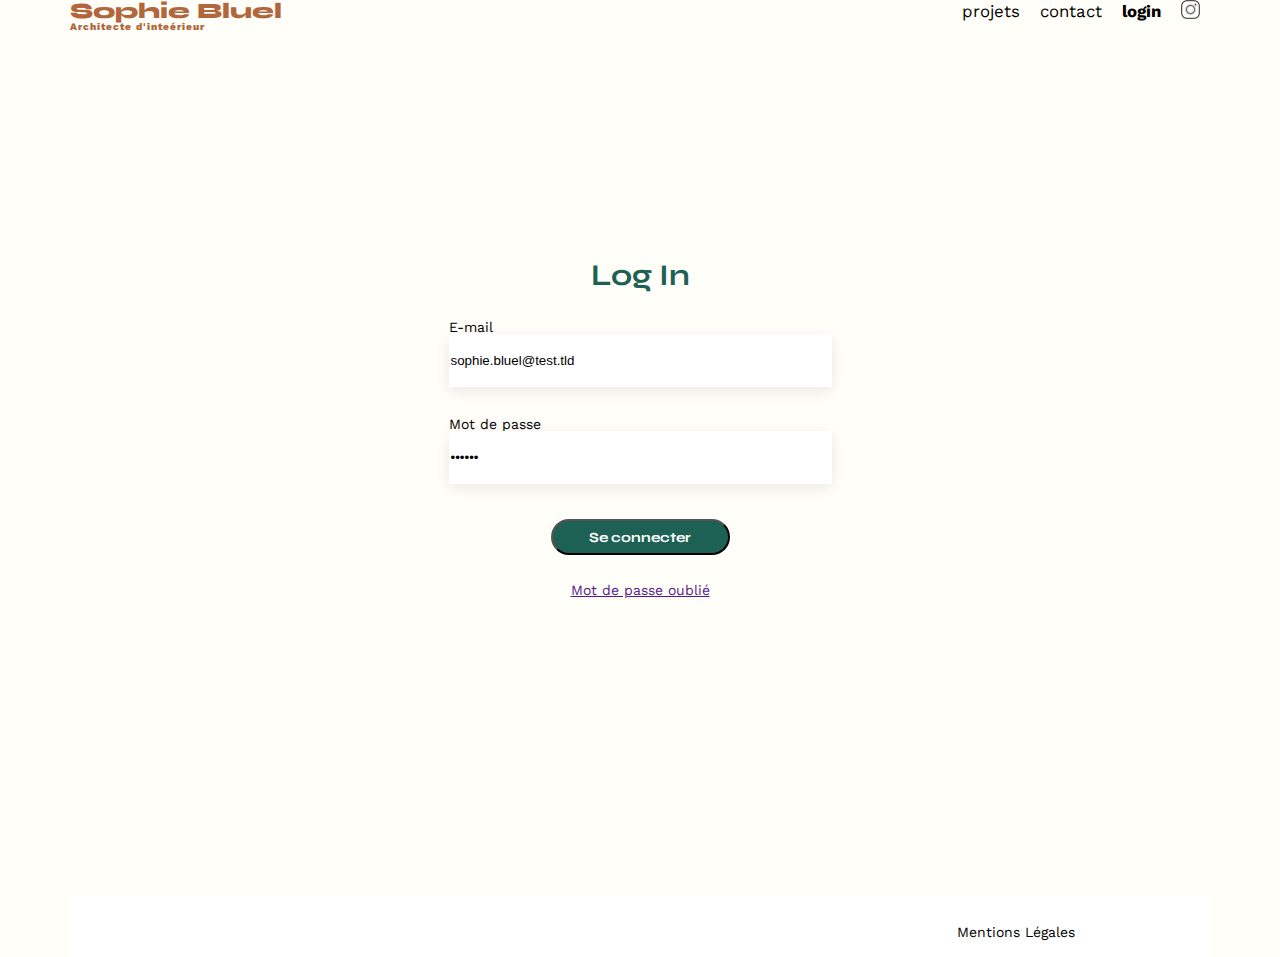
<file: FrontEnd/login.html>
<!DOCTYPE html>
<html lang="fr">
  <head>
    <meta charset="UTF-8" />
    <title>Sophie Bluel - Architecte d'intérieur</title>
    <meta name="viewport" content="width=device-width, initial-scale=1.0" />
    <link rel="preconnect" href="https://fonts.googleapis.com" />
    <link rel="preconnect" href="https://fonts.gstatic.com" crossorigin />
    <link
      href="https://fonts.googleapis.com/css2?family=Syne:wght@700;800&family=Work+Sans&display=swap"
      rel="stylesheet"
    />
    <meta name="description" content="" />
    <link rel="stylesheet" href="./assets/style.css" />
    <script type="module" src="login.js"></script>
  </head>
  <body>
    <header>
      <div>
        <h1>Sophie Bluel <span>Architecte d'inteérieur</span></h1>
        <nav>
          <ul>
            <a href="index.html" class="headerlink">projets</a>
            <a href="" class="headerlink">contact</a>
            <a href="login.html" class="headerlink" style="font-weight: bold">login</a>
            <a href="https://www.instagram.com/" class="headerlink"
              ><img src="./assets/icons/instagram.png" alt="Instagram"
            /></a>
          </ul>
        </nav>
      </div>
    </header>

    <main>
      <div class="formcontainer">
        <h2 class="hlogin">Log In</h2>
        <form action="#" method="post" class="loginform">
          <label for="name">E-mail</label>
          <input type="text" name="name" id="mail" class="input" value="sophie.bluel@test.tld" />
          <label for="email">Mot de passe</label>
          <input type="password" name="email" id="password" value="S0phie" />
          <input type="submit" id="login" value="Se connecter" />
          <a href="" class="forgotpassword">Mot de passe oublié</a>
        </form>
      </div>
    </main>

    <footer>
      <nav>
        <ul>
          <li>Mentions Légales</li>
        </ul>
      </nav>
    </footer>
  </body>
</html>
</file>
<file: FrontEnd/assets/style.css>
/* http://meyerweb.com/eric/tools/css/reset/
   v2.0 | 20110126
   License: none (public domain)
*/

html,
body,
div,
span,
applet,
object,
iframe,
h1,
h2,
h3,
h4,
h5,
h6,
p,
blockquote,
pre,
a,
abbr,
acronym,
address,
big,
cite,
code,
del,
dfn,
em,
img,
ins,
kbd,
q,
s,
samp,
small,
strike,
strong,
sub,
sup,
tt,
var,
b,
u,
i,
center,
dl,
dt,
dd,
ol,
ul,
li,
fieldset,
form,
label,
legend,
table,
caption,
tbody,
tfoot,
thead,
tr,
th,
td,
article,
aside,
canvas,
details,
embed,
figure,
figcaption,
footer,
header,
hgroup,
menu,
nav,
output,
ruby,
section,
summary,
time,
mark,
audio,
video {
  margin: 0;
  padding: 0;
  border: 0;
  font-size: 100%;
  font: inherit;
  vertical-align: baseline;
}
/* HTML5 display-role reset for older browsers */
article,
aside,
details,
figcaption,
figure,
footer,
header,
hgroup,
menu,
nav,
section {
  display: block;
}
body {
  line-height: 1;
  background: #fffef8;
}

ol,
ul {
  list-style: none;
}
blockquote,
q {
  quotes: none;
}
blockquote:before,
blockquote:after,
q:before,
q:after {
  content: "";
  content: none;
}
table {
  border-collapse: collapse;
  border-spacing: 0;
}
/** end reset css**/
body {
  max-width: 1140px;
  margin: auto;
  font-family: "Work Sans";
  font-size: 14px;
}
header {
  display: flex;
  justify-content: space-between;
  flex-direction: column-reverse;
}
header div {
  display: flex;
  justify-content: space-between;
}
button {
  cursor: pointer;
}

.editmode {
  display: flex;
  color: white;
  /* position: absolute; */
  top: 0px;
  width: 100%;
  height: 59px;
  padding: 10px 0;
  margin-bottom: 30px;
  justify-content: center;
  align-items: center;
  gap: 20px;
  background-color: black;
}

.editmode span {
  display: flex;
  flex-direction: row-reverse;
  gap: 10px;
}

.editmode button {
  border-radius: 60px;
  border: none;
  width: 216px;
  height: 38px;
}

section {
  margin: 50px 0;
}

h1 {
  display: flex;
  flex-direction: column;
  font-family: "Syne";
  font-size: 22px;
  font-weight: 800;
  color: #b1663c;
}

h1 > span {
  font-family: "Work Sans";
  font-size: 10px;
  letter-spacing: 0.1em;
}

h2 {
  font-family: "Syne";
  font-weight: 700;
  font-size: 30px;
  color: #1d6154;
}
nav ul {
  display: flex;
  align-items: center;
  list-style-type: none;
}

.headerlink {
  text-decoration: none;
  padding: 0 10px;
  font-size: 1.2em;
  color: black;
}

.headerlink img {
  height: 19px;
}

.headerlink:visited {
  color: black;
}

.headerlink:hover {
  color: #b1663c;
}

#introduction {
  display: flex;
}
#introduction figure {
  flex: 1;
}
#introduction img {
  display: block;
  margin: auto;
  width: 80%;
}

#introduction article {
  flex: 1;
  margin-top: 50px;
}
#introduction h2 {
  margin-bottom: 1em;
}

#introduction p {
  margin-bottom: 0.5em;
  width: 404px;
  line-height: 16.42px;
}
#portfolio h2 {
  text-align: center;
  margin-bottom: 1em;
}

/* style button modifier */

.editbuttons {
  margin-top: 10px;
  margin-left: 57px;
  border: none;
  background-color: #fffef8;
}
.editbuttons span {
  margin-right: 5px;
}

.editbuttonsgallery {
  border: none;
  background-color: #fffef8;
}
.editbuttonsgallery span {
  margin-right: 5px;
}

/* gestion filters */
.filters {
  display: flex;
  margin-top: 46px;
  justify-content: center;
}
.filters button {
  height: 37px;
  margin-right: 10px;
  margin-bottom: 51px;
  padding-left: 15px;
  padding-right: 15px;
  min-width: 100px;
  border-radius: 60px;
  font-size: 16px;
  border: 1px solid #1d6154;
  background-color: white;
  font-weight: 700;
  cursor: pointer;
  font-family: "Syne";
  color: #1d6154;
}

.filters button:hover {
  background-color: #ddd;
}

.buttonfilters-active {
  background-color: #1d6154 !important ;
  color: white !important;
}

.gallery {
  width: 100%;
  display: grid;
  grid-template-columns: 1fr 1fr 1fr;
  grid-column-gap: 20px;
  grid-row-gap: 20px;
}

.gallery img {
  width: 100%;
}
#contact {
  width: 50%;
  margin: auto;
}
#contact > * {
  text-align: center;
}
#contact h2 {
  margin-bottom: 20px;
}
#contact form {
  text-align: left;
  margin-top: 30px;
  display: flex;
  flex-direction: column;
}

#contact input {
  height: 50px;
  font-size: 1.2em;
  border: none;
  box-shadow: 0px 4px 14px rgba(0, 0, 0, 0.09);
}
#contact label {
  margin: 2em 0 1em 0;
}
#contact textarea {
  border: none;
  box-shadow: 0px 4px 14px rgba(0, 0, 0, 0.09);
}

input[type="submit"] {
  font-family: "Syne";
  font-weight: 700;
  color: white;
  background-color: #1d6154;
  margin: 2em auto;
  width: 180px;
  text-align: center;
  border-radius: 60px;
}

footer nav ul {
  display: flex;
  justify-content: flex-end;
  margin: 2em;
}
footer {
  background-color: white;
  height: 60px;
  display: flex;
  justify-content: flex-end;
  padding-right: 107px;
}

/* css for log in */

.formcontainer {
  display: flex;
  justify-content: center;
  flex-direction: column;
}
.hlogin {
  display: flex;
  position: relative;
  justify-content: center;
  margin: auto;
  margin-top: 20%;
  margin-bottom: 30px;
}
.loginform {
  display: flex;
  position: relative;
  flex-direction: column;
  margin: auto;
  margin-bottom: 300px;
}

.loginform label {
  display: flex;
  justify-content: center;
}

input[type="password"],
input[type="text"] {
  width: 379px;
  height: 51px;
  box-shadow: 0px 4px 14px rgba(0, 0, 0, 0.09);
  background: #fff;
  border: none;
}

.loginform input[type="password"],
input[type="text"] {
  margin-bottom: 30px;
}
.loginform input[type="submit"] {
  width: 179px;
  height: 36px;
  font-size: 14px;
  margin-top: 5px;
}

.loginform a {
  display: flex;
  justify-content: center;
}

.loginform label {
  display: flex;
  justify-content: flex-start;
}

/* gestion edit window*/

.editgallery {
  position: fixed;
  display: inline-flex;
  background-color: rgba(0, 0, 0, 0.65);
  width: 100%;
  min-height: 100%;
  top: 0;
  left: 0;
}

.gallerydiv {
  background-color: white;
  height: 731px;
  width: 630px;
  display: flex;
  flex-direction: column;
  align-items: center;
  position: relative;
  margin: auto;
}

.gallerydiv h2 {
  color: black;
  font-weight: 400;
  margin-bottom: 50px;
}

.closeedit {
  height: 30px;
  width: 30px;
  border: none;
  background-color: white;
  font-weight: 700;
}

.buttonadd {
  background-color: #1d6154;
  width: 237px;
  height: 36px;
  border-radius: 60px;
  border: none;
  color: white;
  font-weight: 700;
  margin-top: 20px;
}

.buttonsuppr {
  background-color: white;
  border: none;
  width: 230px;
  height: 36px;
  color: red;
  margin-top: 10px;
}

.gallerymini {
  display: grid;
  grid-template-columns: 78px 78px 78px 78px 78px;
  grid-column-gap: 6px;
  height: 55%;
  background-color: white;
  justify-content: center;
  border-bottom: solid #b3b3b3;
  margin-bottom: 20px;
}

.headeredit {
  display: flex;
  width: 100%;
  height: 5%;
  padding-top: 15px;
  padding-right: 25px;
  justify-content: flex-end;
}

.gallerymini figure {
  width: 78px;
  position: relative;
}
.gallerymini img {
  width: 78px;
}

.gallerymini figcaption {
  width: 78px;
}

.gallerymini figure button {
  width: 17px;
  height: 17px;
  border: none;
  padding: 0;
  background-color: black;
  position: absolute;
  top: 5px;
  right: 5px;
  border-radius: 2px;
}

.gallerymini figure button span {
  color: white;
  font-size: 10px;
}

/* form style */

.gallerydiv form {
  display: flex;
  flex-direction: column;
}

.gallerydiv h2 {
  margin-top: 50px;
}

.backarrow {
  position: absolute;
  left: 0;
  margin: 30px 0 0 30px;
  background-color: white;
  border: none;
  font-size: 20px;
}

input[type="file"] {
  display: none;
}

.imagelabel {
  display: flex;
  justify-content: center;
  align-items: center;
  flex-direction: column;
  font-size: 1.25em;
  font-weight: 700;
  color: white;
  background-color: #e8f1f7;
  border-radius: 3px;
  width: 420px;
  height: 169px;
  margin-top: 0;
}

.imagelabel .fa-solid,
.imagelabel .fas {
  font-weight: 900;
  font-size: 58px;
  color: #b9c5cc;
}

.ajoutphoto {
  display: flex;
  justify-content: center;
  align-items: center;
  width: 173px;
  height: 36px;
  border-radius: 50px;
  font-size: 14px;
  font-weight: 500;
  color: #306685;
  background-color: #cbd6dc;
}

.infoupload {
  margin-top: 7px;
  font-size: 10px;
  font-weight: 400;
  color: black;
}

.gallerydiv select {
  margin-top: 5px;
  width: 420px;
  height: 51px;
  border: none;
  box-shadow: 0px 4px 14px rgba(0, 0, 0, 0.09);
}

.uploadsubmit {
  background-color: #a7a7a7 !important;
  border: none;
  height: 36px;
  width: 237px !important;
}

.imagelabel img {
  height: 100%;
}
</file>
